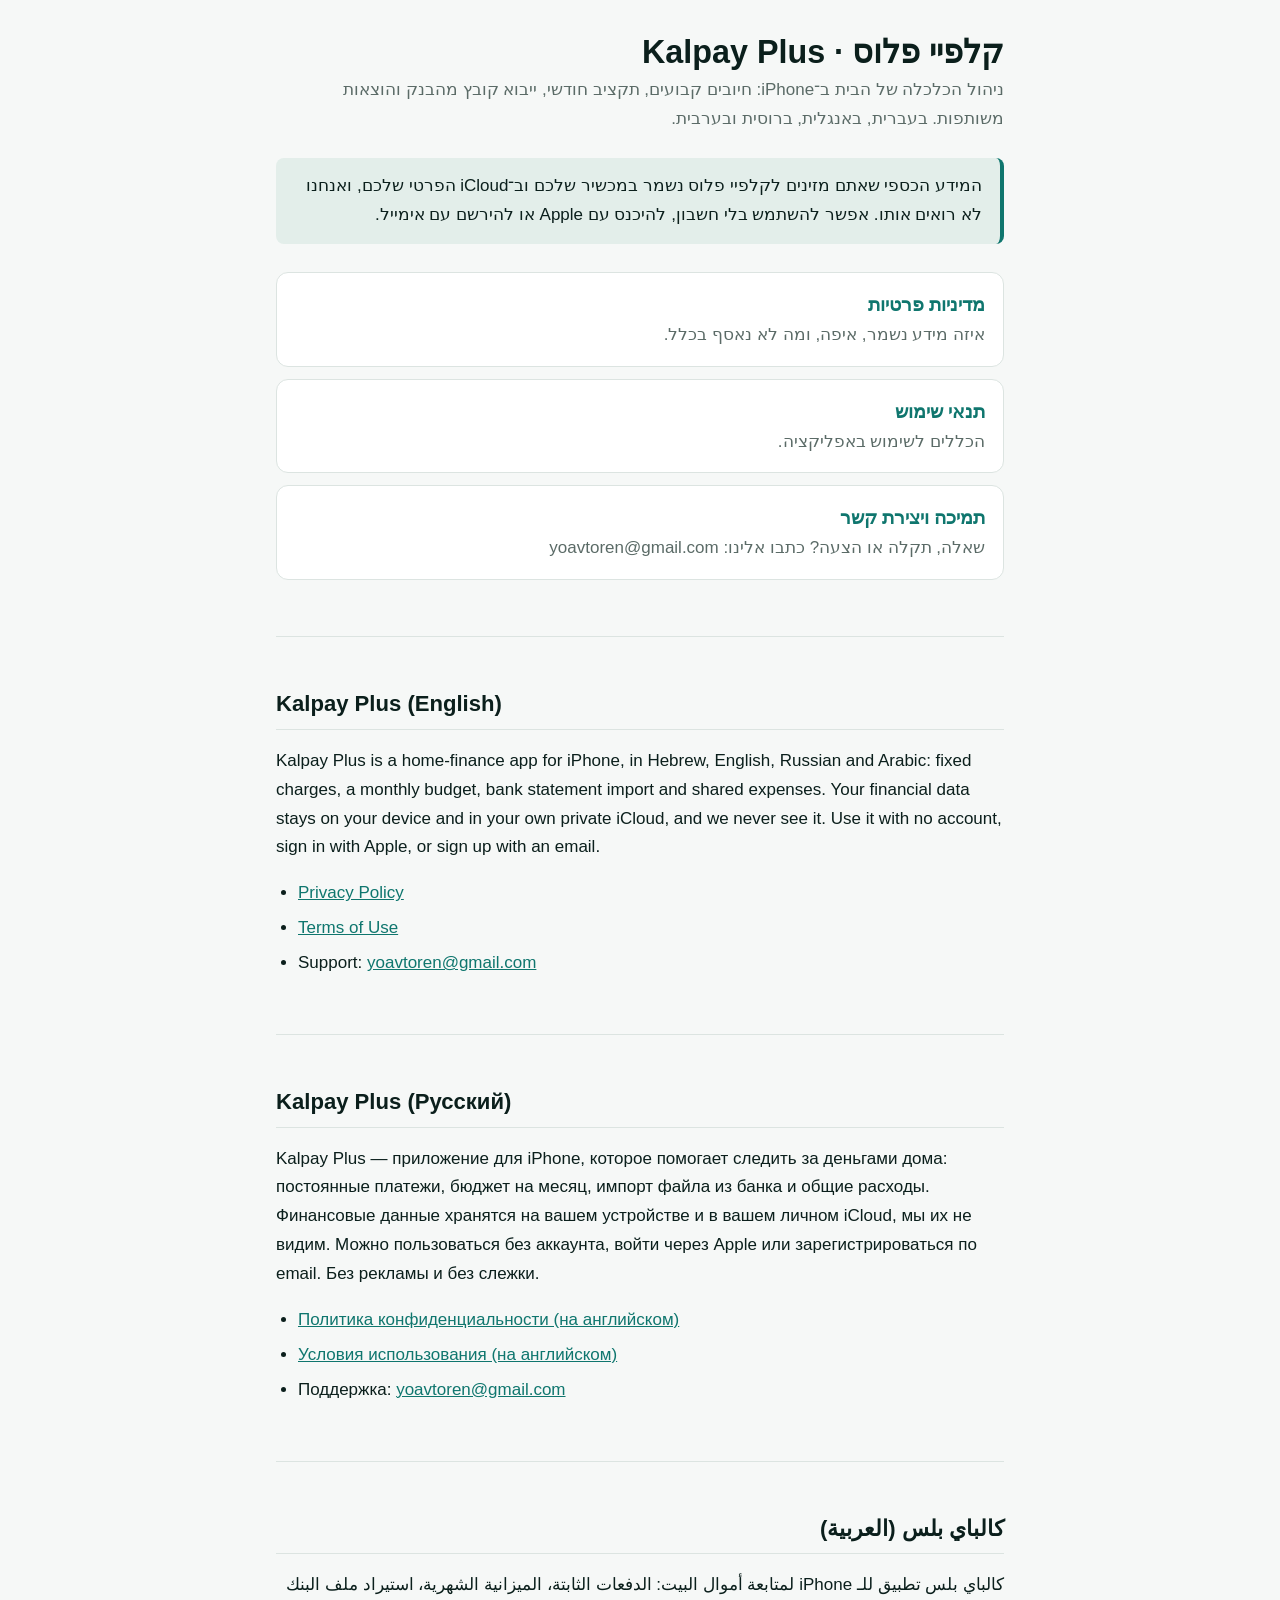
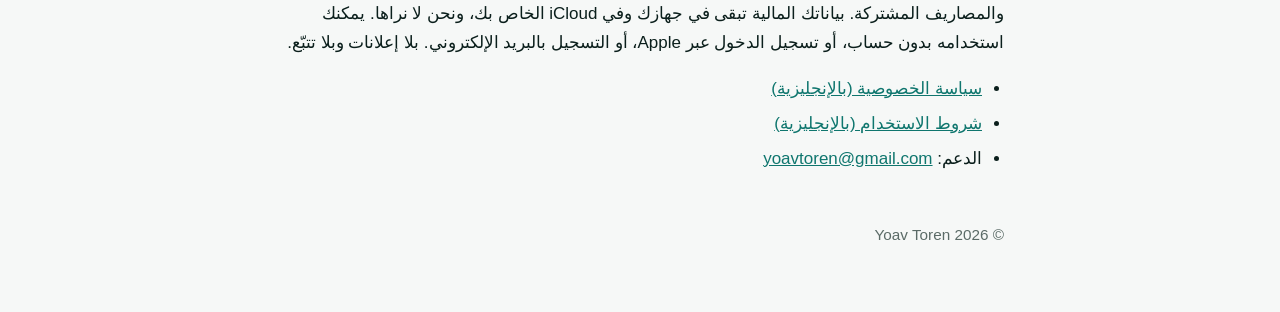
<file: index.html>
<!DOCTYPE html>
<html lang="he" dir="rtl">
<head>
  <meta charset="UTF-8">
  <meta name="viewport" content="width=device-width, initial-scale=1.0">
  <title>קלפיי פלוס · Kalpay Plus</title>
  <meta name="description" content="קלפיי פלוס: ניהול קל של הכלכלה של הבית. מדיניות פרטיות, תנאי שימוש ותמיכה.">
  <link rel="stylesheet" href="style.css">
</head>
<body>
<main>
  <h1>קלפיי פלוס · Kalpay Plus</h1>
  <p class="updated">ניהול הכלכלה של הבית ב־iPhone: חיובים קבועים, תקציב חודשי, ייבוא קובץ מהבנק והוצאות משותפות. בעברית, באנגלית, ברוסית ובערבית.</p>

  <div class="summary">
    המידע הכספי שאתם מזינים לקלפיי פלוס נשמר במכשיר שלכם וב־iCloud הפרטי שלכם, ואנחנו לא רואים אותו. אפשר להשתמש בלי חשבון, להיכנס עם Apple או להירשם עם אימייל.
  </div>

  <div class="cards">
    <a class="card" href="privacy.html">
      <strong>מדיניות פרטיות</strong>
      <span>איזה מידע נשמר, איפה, ומה לא נאסף בכלל.</span>
    </a>
    <a class="card" href="terms.html">
      <strong>תנאי שימוש</strong>
      <span>הכללים לשימוש באפליקציה.</span>
    </a>
    <a class="card" href="mailto:yoavtoren@gmail.com?subject=%D7%A7%D7%9C%D7%A4%D7%99%D7%99%20%D7%A4%D7%9C%D7%95%D7%A1%20-%20%D7%AA%D7%9E%D7%99%D7%9B%D7%94">
      <strong>תמיכה ויצירת קשר</strong>
      <span>שאלה, תקלה או הצעה? כתבו אלינו: yoavtoren@gmail.com</span>
    </a>
  </div>

  <section class="english" lang="en" dir="ltr">
    <h2>Kalpay Plus (English)</h2>
    <p>Kalpay Plus is a home-finance app for iPhone, in Hebrew, English, Russian and Arabic: fixed charges, a monthly budget, bank statement import and shared expenses. Your financial data stays on your device and in your own private iCloud, and we never see it. Use it with no account, sign in with Apple, or sign up with an email.</p>
    <ul>
      <li><a href="privacy.html#english">Privacy Policy</a></li>
      <li><a href="terms.html#english">Terms of Use</a></li>
      <li>Support: <a href="mailto:yoavtoren@gmail.com?subject=Kalpay Plus%20support">yoavtoren@gmail.com</a></li>
    </ul>
  </section>

  <section class="english" lang="ru" dir="ltr">
    <h2>Kalpay Plus (Русский)</h2>
    <p>Kalpay Plus — приложение для iPhone, которое помогает следить за деньгами дома: постоянные платежи, бюджет на месяц, импорт файла из банка и общие расходы. Финансовые данные хранятся на вашем устройстве и в вашем личном iCloud, мы их не видим. Можно пользоваться без аккаунта, войти через Apple или зарегистрироваться по email. Без рекламы и без слежки.</p>
    <ul>
      <li><a href="privacy.html#english">Политика конфиденциальности (на английском)</a></li>
      <li><a href="terms.html#english">Условия использования (на английском)</a></li>
      <li>Поддержка: <a href="mailto:yoavtoren@gmail.com?subject=Kalpay Plus%20support">yoavtoren@gmail.com</a></li>
    </ul>
  </section>

  <section class="english" lang="ar" dir="rtl">
    <h2>كالباي بلس (العربية)</h2>
    <p>كالباي بلس تطبيق للـ iPhone لمتابعة أموال البيت: الدفعات الثابتة، الميزانية الشهرية، استيراد ملف البنك والمصاريف المشتركة. بياناتك المالية تبقى في جهازك وفي iCloud الخاص بك، ونحن لا نراها. يمكنك استخدامه بدون حساب، أو تسجيل الدخول عبر Apple، أو التسجيل بالبريد الإلكتروني. بلا إعلانات وبلا تتبّع.</p>
    <ul>
      <li><a href="privacy.html#english">سياسة الخصوصية (بالإنجليزية)</a></li>
      <li><a href="terms.html#english">شروط الاستخدام (بالإنجليزية)</a></li>
      <li>الدعم: <a href="mailto:yoavtoren@gmail.com?subject=Kalpay Plus%20support">yoavtoren@gmail.com</a></li>
    </ul>
  </section>

  <footer>© 2026 Yoav Toren</footer>
</main>
</body>
</html>
</file>
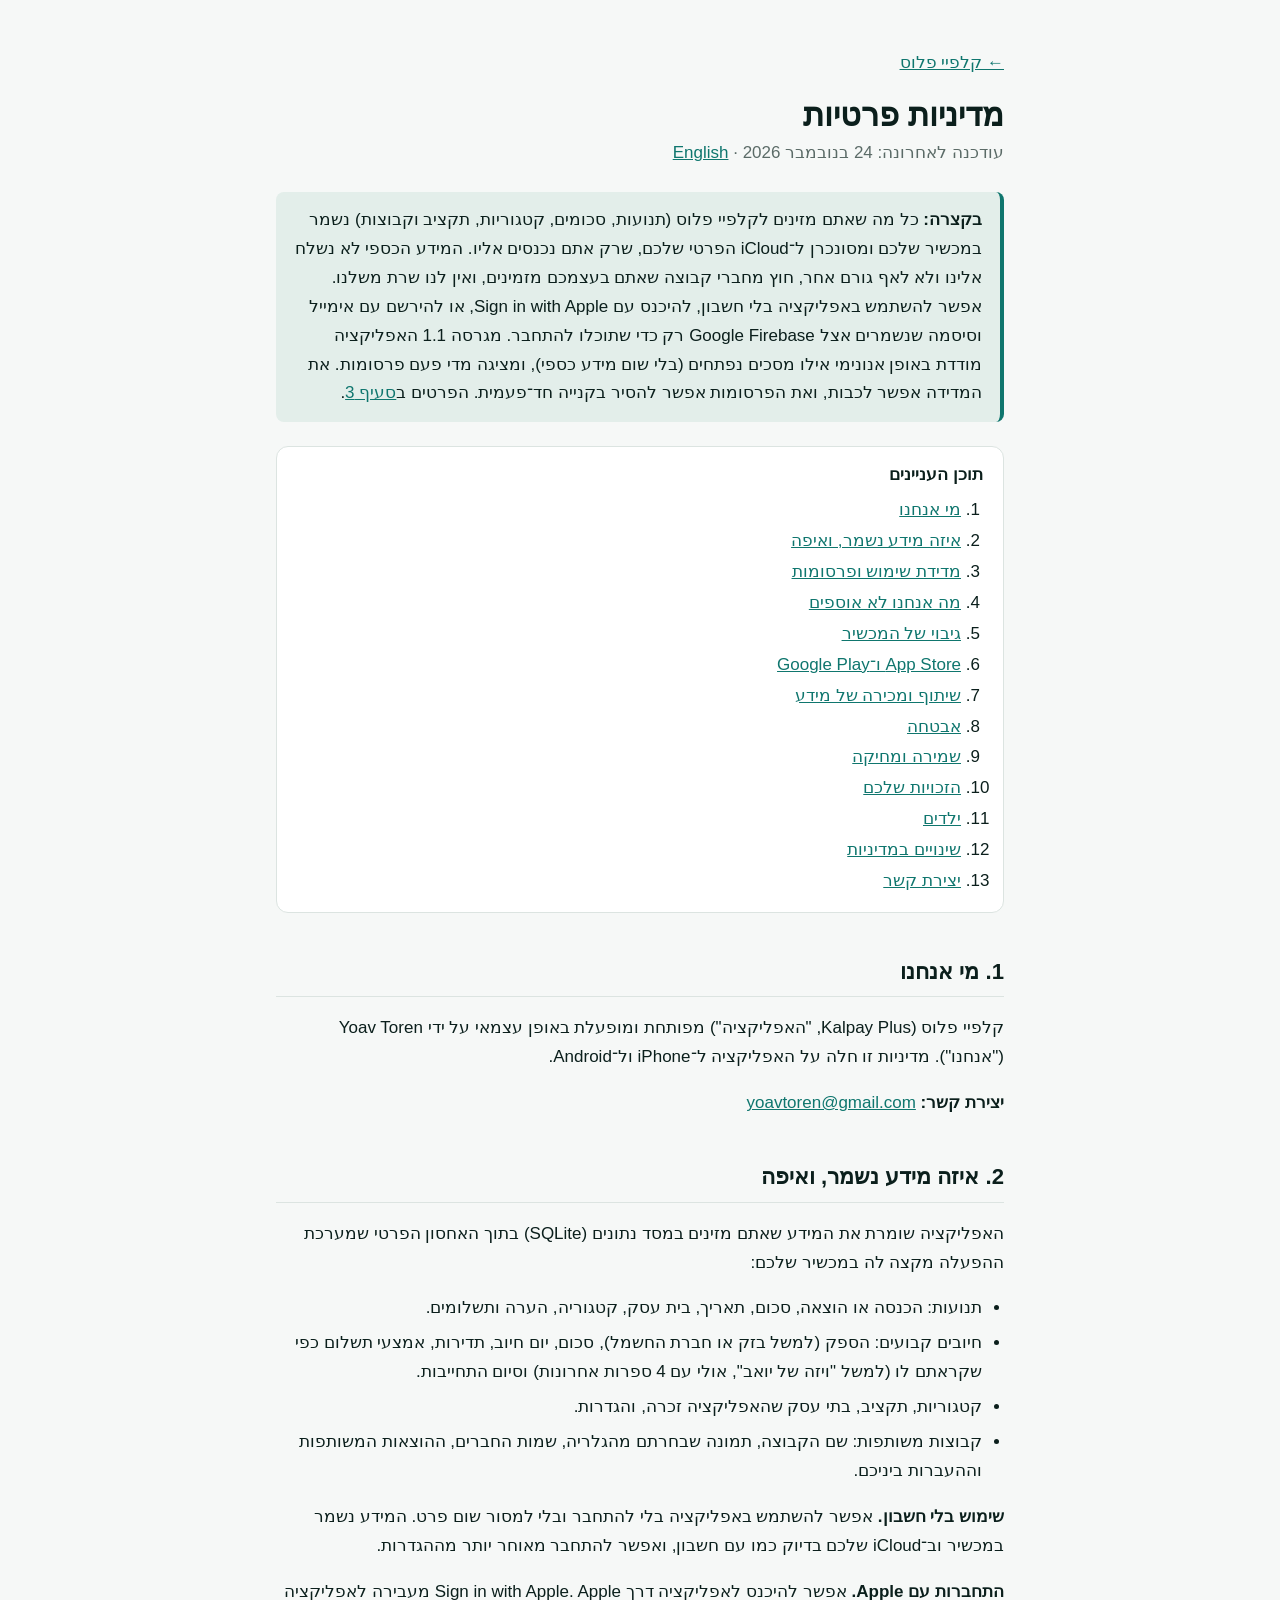
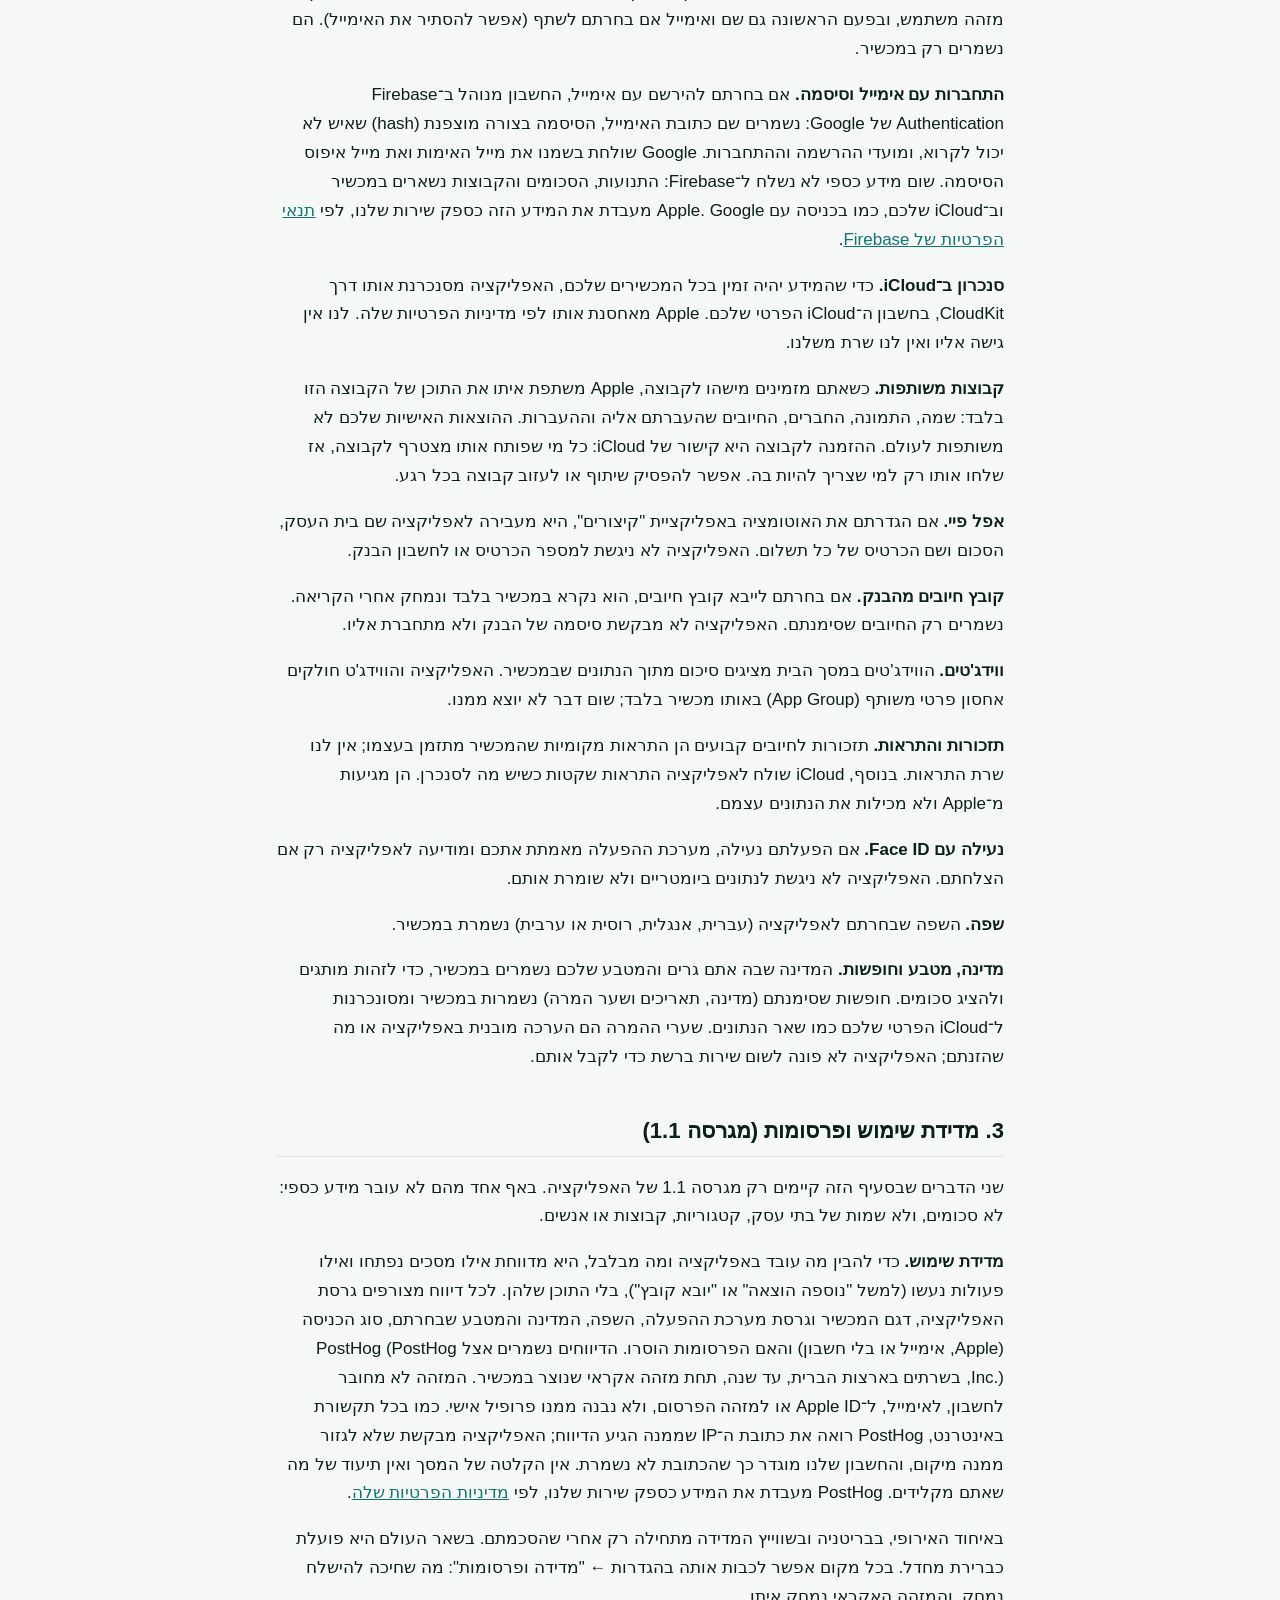
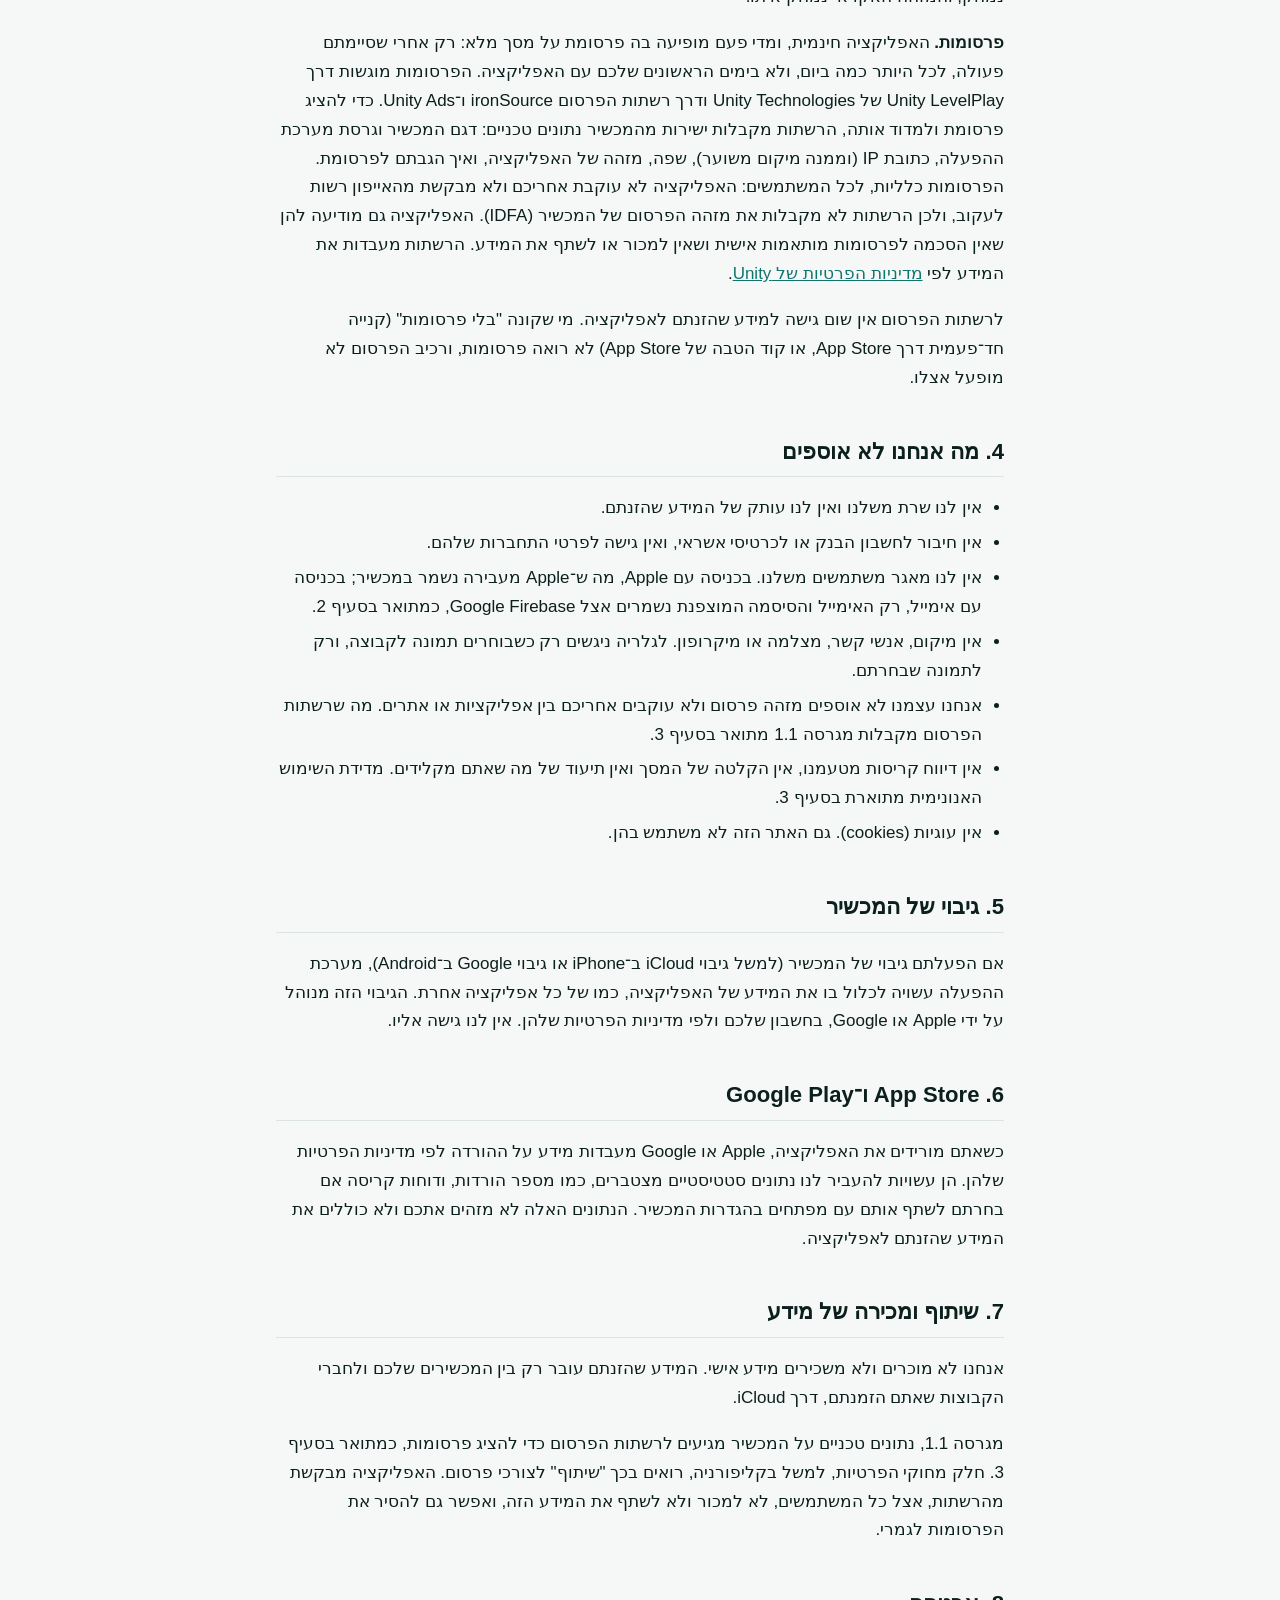
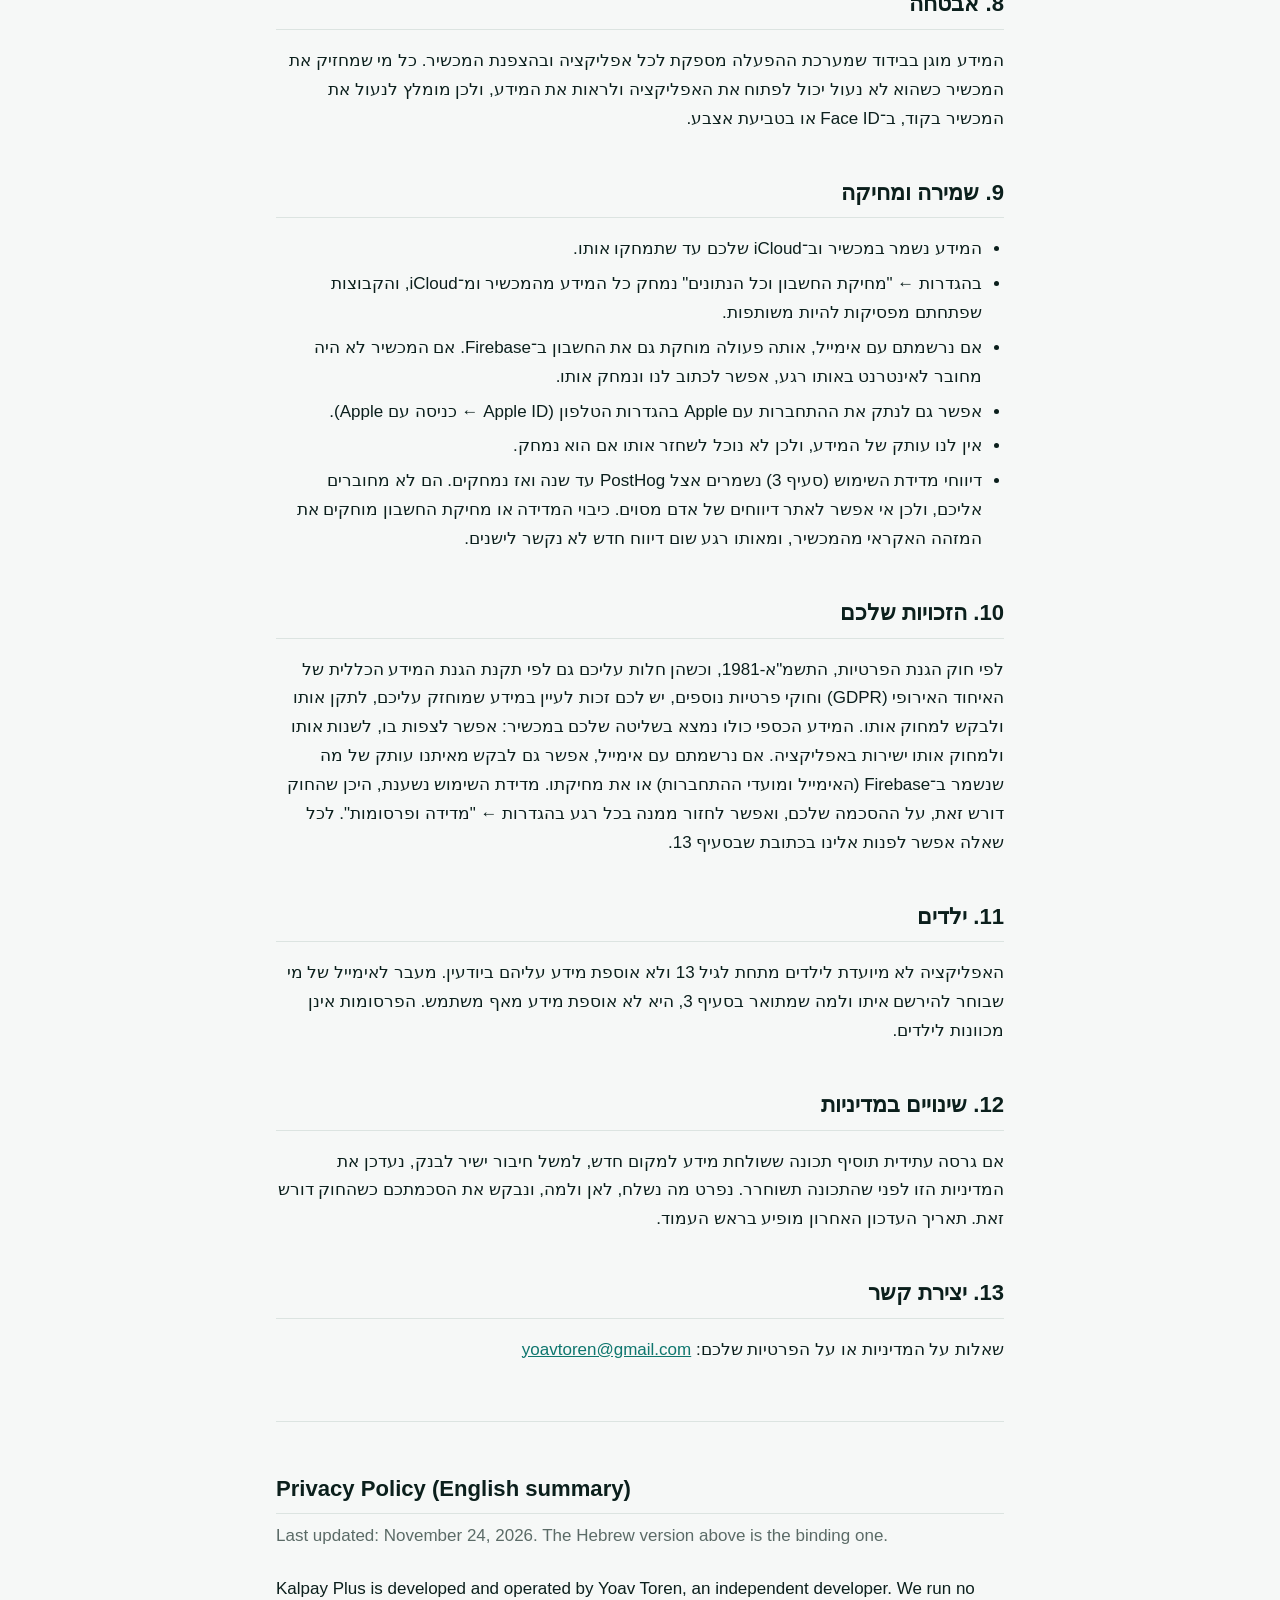
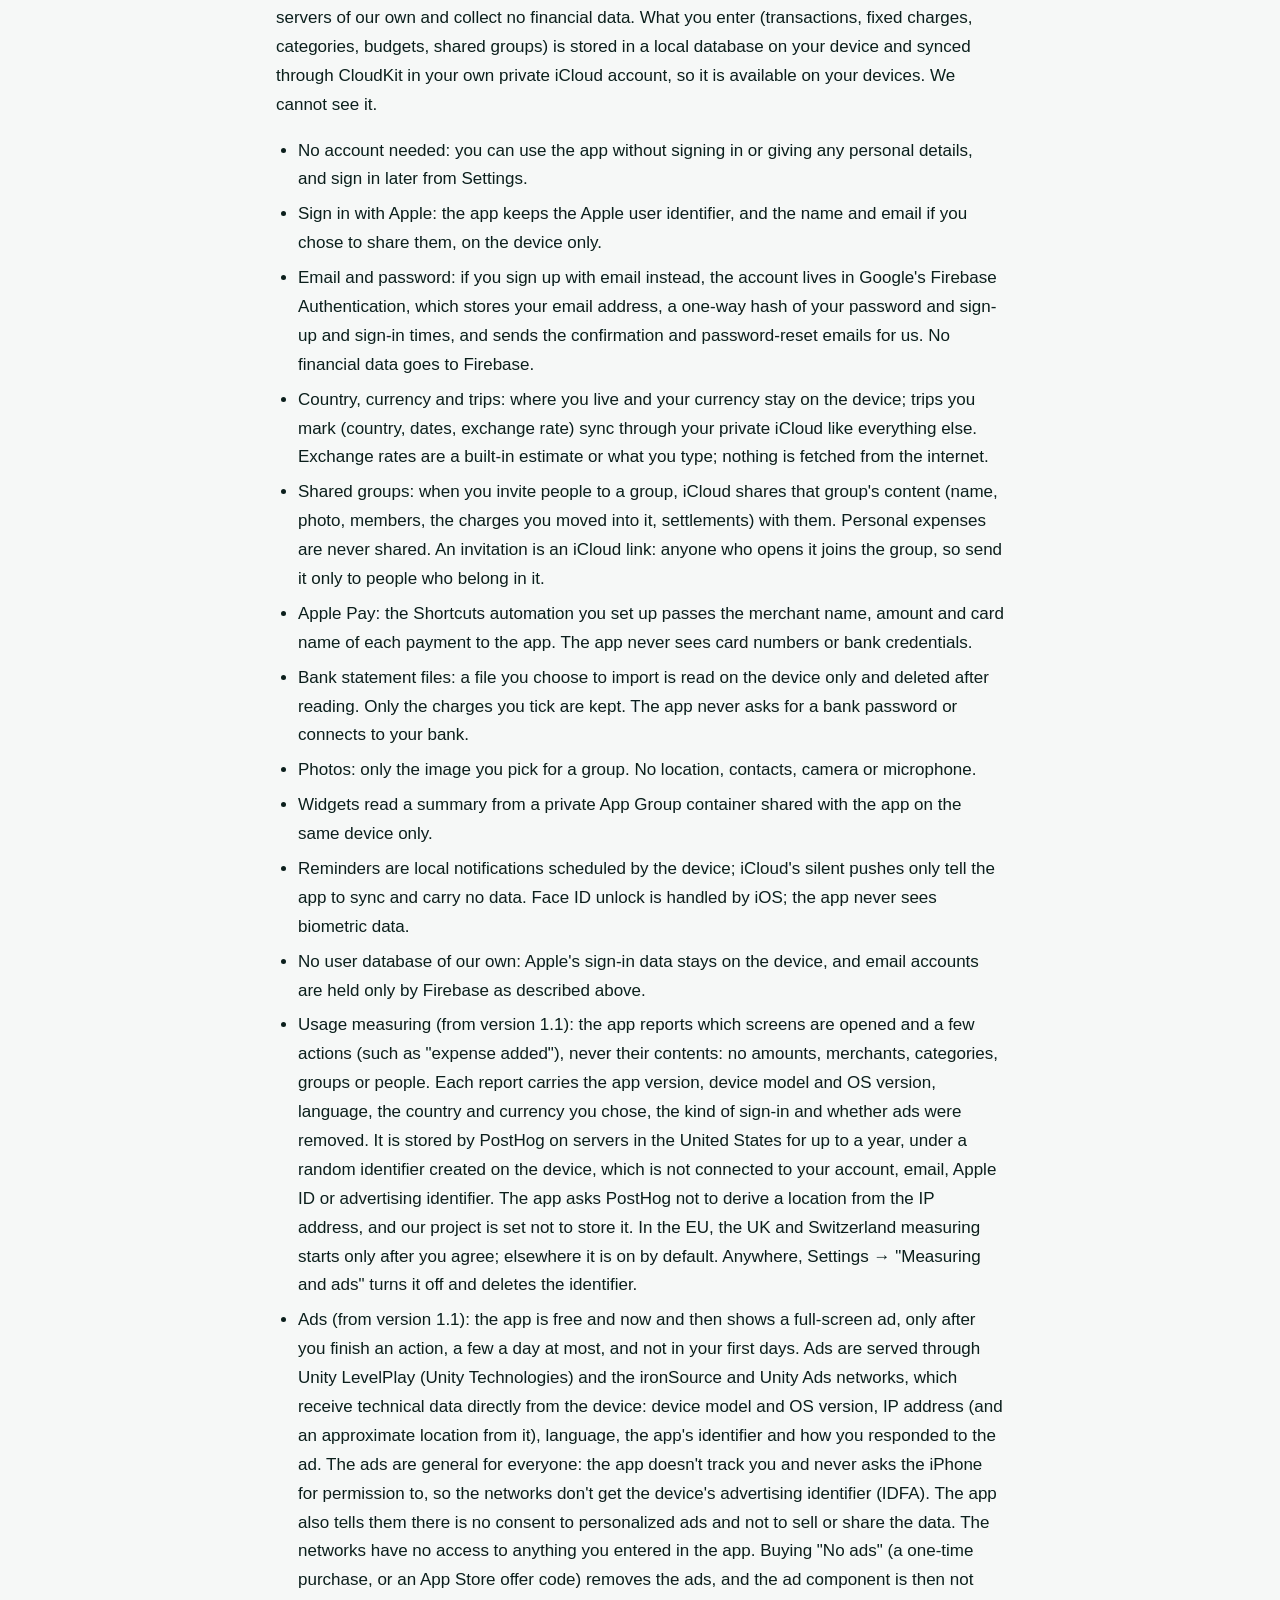
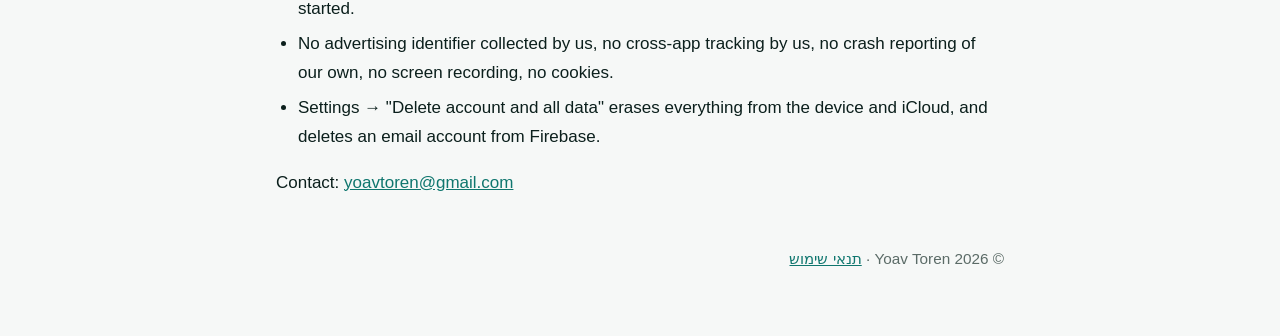
<file: privacy.html>
<!DOCTYPE html>
<html lang="he" dir="rtl">
<head>
  <meta charset="UTF-8">
  <meta name="viewport" content="width=device-width, initial-scale=1.0">
  <title>מדיניות פרטיות · קלפיי פלוס</title>
  <meta name="description" content="מדיניות הפרטיות של האפליקציה קלפיי פלוס (Kalpay Plus).">
  <link rel="stylesheet" href="style.css">
</head>
<body>
<main>
  <p><a href="./">← קלפיי פלוס</a></p>
  <h1>מדיניות פרטיות</h1>
  <p class="updated">עודכנה לאחרונה: 24 בנובמבר 2026 · <a href="#english">English</a></p>

  <div class="summary">
    <strong>בקצרה:</strong> כל מה שאתם מזינים לקלפיי פלוס (תנועות, סכומים, קטגוריות, תקציב וקבוצות) נשמר במכשיר שלכם ומסונכרן ל־iCloud הפרטי שלכם, שרק אתם נכנסים אליו. המידע הכספי לא נשלח אלינו ולא לאף גורם אחר, חוץ מחברי קבוצה שאתם בעצמכם מזמינים, ואין לנו שרת משלנו.
    אפשר להשתמש באפליקציה בלי חשבון, להיכנס עם Sign in with Apple, או להירשם עם אימייל וסיסמה שנשמרים אצל Google Firebase רק כדי שתוכלו להתחבר.
    מגרסה 1.1 האפליקציה מודדת באופן אנונימי אילו מסכים נפתחים (בלי שום מידע כספי), ומציגה מדי פעם פרסומות. את המדידה אפשר לכבות, ואת הפרסומות אפשר להסיר בקנייה חד־פעמית. הפרטים ב<a href="#measuring">סעיף 3</a>.
  </div>

  <nav class="toc">
    <strong>תוכן העניינים</strong>
    <ol>
      <li><a href="#who">מי אנחנו</a></li>
      <li><a href="#stored">איזה מידע נשמר, ואיפה</a></li>
      <li><a href="#measuring">מדידת שימוש ופרסומות</a></li>
      <li><a href="#not">מה אנחנו לא אוספים</a></li>
      <li><a href="#backup">גיבוי של המכשיר</a></li>
      <li><a href="#stores">App Store ו־Google Play</a></li>
      <li><a href="#sharing">שיתוף ומכירה של מידע</a></li>
      <li><a href="#security">אבטחה</a></li>
      <li><a href="#retention">שמירה ומחיקה</a></li>
      <li><a href="#rights">הזכויות שלכם</a></li>
      <li><a href="#children">ילדים</a></li>
      <li><a href="#changes">שינויים במדיניות</a></li>
      <li><a href="#contact">יצירת קשר</a></li>
    </ol>
  </nav>

  <h2 id="who">1. מי אנחנו</h2>
  <p>
    קלפיי פלוס (Kalpay Plus, "האפליקציה") מפותחת ומופעלת באופן עצמאי על ידי Yoav Toren ("אנחנו").
    מדיניות זו חלה על האפליקציה ל־iPhone ול־Android.
  </p>
  <p><strong>יצירת קשר:</strong> <a href="mailto:yoavtoren@gmail.com">yoavtoren@gmail.com</a></p>

  <h2 id="stored">2. איזה מידע נשמר, ואיפה</h2>
  <p>האפליקציה שומרת את המידע שאתם מזינים במסד נתונים (SQLite) בתוך האחסון הפרטי שמערכת ההפעלה מקצה לה במכשיר שלכם:</p>
  <ul>
    <li>תנועות: הכנסה או הוצאה, סכום, תאריך, בית עסק, קטגוריה, הערה ותשלומים.</li>
    <li>חיובים קבועים: הספק (למשל בזק או חברת החשמל), סכום, יום חיוב, תדירות, אמצעי תשלום כפי שקראתם לו (למשל "ויזה של יואב", אולי עם 4 ספרות אחרונות) וסיום התחייבות.</li>
    <li>קטגוריות, תקציב, בתי עסק שהאפליקציה זכרה, והגדרות.</li>
    <li>קבוצות משותפות: שם הקבוצה, תמונה שבחרתם מהגלריה, שמות החברים, ההוצאות המשותפות וההעברות ביניכם.</li>
  </ul>
  <p><strong>שימוש בלי חשבון.</strong> אפשר להשתמש באפליקציה בלי להתחבר ובלי למסור שום פרט. המידע נשמר במכשיר וב־iCloud שלכם בדיוק כמו עם חשבון, ואפשר להתחבר מאוחר יותר מההגדרות.</p>
  <p><strong>התחברות עם Apple.</strong> אפשר להיכנס לאפליקציה דרך Sign in with Apple. Apple מעבירה לאפליקציה מזהה משתמש, ובפעם הראשונה גם שם ואימייל אם בחרתם לשתף (אפשר להסתיר את האימייל). הם נשמרים רק במכשיר.</p>
  <p><strong>התחברות עם אימייל וסיסמה.</strong> אם בחרתם להירשם עם אימייל, החשבון מנוהל ב־Firebase Authentication של Google: נשמרים שם כתובת האימייל, הסיסמה בצורה מוצפנת (hash) שאיש לא יכול לקרוא, ומועדי ההרשמה וההתחברות. Google שולחת בשמנו את מייל האימות ואת מייל איפוס הסיסמה. שום מידע כספי לא נשלח ל־Firebase: התנועות, הסכומים והקבוצות נשארים במכשיר וב־iCloud שלכם, כמו בכניסה עם Apple. Google מעבדת את המידע הזה כספק שירות שלנו, לפי <a href="https://firebase.google.com/support/privacy">תנאי הפרטיות של Firebase</a>.</p>
  <p><strong>סנכרון ב־iCloud.</strong> כדי שהמידע יהיה זמין בכל המכשירים שלכם, האפליקציה מסנכרנת אותו דרך CloudKit, בחשבון ה־iCloud הפרטי שלכם. Apple מאחסנת אותו לפי מדיניות הפרטיות שלה. לנו אין גישה אליו ואין לנו שרת משלנו.</p>
  <p><strong>קבוצות משותפות.</strong> כשאתם מזמינים מישהו לקבוצה, Apple משתפת איתו את התוכן של הקבוצה הזו בלבד: שמה, התמונה, החברים, החיובים שהעברתם אליה וההעברות. ההוצאות האישיות שלכם לא משותפות לעולם. ההזמנה לקבוצה היא קישור של iCloud: כל מי שפותח אותו מצטרף לקבוצה, אז שלחו אותו רק למי שצריך להיות בה. אפשר להפסיק שיתוף או לעזוב קבוצה בכל רגע.</p>
  <p><strong>אפל פיי.</strong> אם הגדרתם את האוטומציה באפליקציית "קיצורים", היא מעבירה לאפליקציה שם בית העסק, הסכום ושם הכרטיס של כל תשלום. האפליקציה לא ניגשת למספר הכרטיס או לחשבון הבנק.</p>
  <p><strong>קובץ חיובים מהבנק.</strong> אם בחרתם לייבא קובץ חיובים, הוא נקרא במכשיר בלבד ונמחק אחרי הקריאה. נשמרים רק החיובים שסימנתם. האפליקציה לא מבקשת סיסמה של הבנק ולא מתחברת אליו.</p>
  <p><strong>ווידג'טים.</strong> הווידג'טים במסך הבית מציגים סיכום מתוך הנתונים שבמכשיר. האפליקציה והווידג'ט חולקים אחסון פרטי משותף (App Group) באותו מכשיר בלבד; שום דבר לא יוצא ממנו.</p>
  <p><strong>תזכורות והתראות.</strong> תזכורות לחיובים קבועים הן התראות מקומיות שהמכשיר מתזמן בעצמו; אין לנו שרת התראות. בנוסף, iCloud שולח לאפליקציה התראות שקטות כשיש מה לסנכרן. הן מגיעות מ־Apple ולא מכילות את הנתונים עצמם.</p>
  <p><strong>נעילה עם Face ID.</strong> אם הפעלתם נעילה, מערכת ההפעלה מאמתת אתכם ומודיעה לאפליקציה רק אם הצלחתם. האפליקציה לא ניגשת לנתונים ביומטריים ולא שומרת אותם.</p>
  <p><strong>שפה.</strong> השפה שבחרתם לאפליקציה (עברית, אנגלית, רוסית או ערבית) נשמרת במכשיר.</p>
  <p><strong>מדינה, מטבע וחופשות.</strong> המדינה שבה אתם גרים והמטבע שלכם נשמרים במכשיר, כדי לזהות מותגים ולהציג סכומים. חופשות שסימנתם (מדינה, תאריכים ושער המרה) נשמרות במכשיר ומסונכרנות ל־iCloud הפרטי שלכם כמו שאר הנתונים. שערי ההמרה הם הערכה מובנית באפליקציה או מה שהזנתם; האפליקציה לא פונה לשום שירות ברשת כדי לקבל אותם.</p>

  <h2 id="measuring">3. מדידת שימוש ופרסומות (מגרסה 1.1)</h2>
  <p>שני הדברים שבסעיף הזה קיימים רק מגרסה 1.1 של האפליקציה. באף אחד מהם לא עובר מידע כספי: לא סכומים, ולא שמות של בתי עסק, קטגוריות, קבוצות או אנשים.</p>
  <p><strong>מדידת שימוש.</strong> כדי להבין מה עובד באפליקציה ומה מבלבל, היא מדווחת אילו מסכים נפתחו ואילו פעולות נעשו (למשל "נוספה הוצאה" או "יובא קובץ"), בלי התוכן שלהן. לכל דיווח מצורפים גרסת האפליקציה, דגם המכשיר וגרסת מערכת ההפעלה, השפה, המדינה והמטבע שבחרתם, סוג הכניסה (Apple, אימייל או בלי חשבון) והאם הפרסומות הוסרו. הדיווחים נשמרים אצל PostHog (PostHog Inc.), בשרתים בארצות הברית, עד שנה, תחת מזהה אקראי שנוצר במכשיר. המזהה לא מחובר לחשבון, לאימייל, ל־Apple ID או למזהה הפרסום, ולא נבנה ממנו פרופיל אישי. כמו בכל תקשורת באינטרנט, PostHog רואה את כתובת ה־IP שממנה הגיע הדיווח; האפליקציה מבקשת שלא לגזור ממנה מיקום, והחשבון שלנו מוגדר כך שהכתובת לא נשמרת. אין הקלטה של המסך ואין תיעוד של מה שאתם מקלידים. PostHog מעבדת את המידע כספק שירות שלנו, לפי <a href="https://posthog.com/privacy">מדיניות הפרטיות שלה</a>.</p>
  <p>באיחוד האירופי, בבריטניה ובשווייץ המדידה מתחילה רק אחרי שהסכמתם. בשאר העולם היא פועלת כברירת מחדל. בכל מקום אפשר לכבות אותה בהגדרות ← "מדידה ופרסומות": מה שחיכה להישלח נמחק, והמזהה האקראי נמחק איתו.</p>
  <p><strong>פרסומות.</strong> האפליקציה חינמית, ומדי פעם מופיעה בה פרסומת על מסך מלא: רק אחרי שסיימתם פעולה, לכל היותר כמה ביום, ולא בימים הראשונים שלכם עם האפליקציה. הפרסומות מוגשות דרך Unity LevelPlay של Unity Technologies ודרך רשתות הפרסום ironSource ו־Unity Ads. כדי להציג פרסומת ולמדוד אותה, הרשתות מקבלות ישירות מהמכשיר נתונים טכניים: דגם המכשיר וגרסת מערכת ההפעלה, כתובת IP (וממנה מיקום משוער), שפה, מזהה של האפליקציה, ואיך הגבתם לפרסומת. הפרסומות כלליות, לכל המשתמשים: האפליקציה לא עוקבת אחריכם ולא מבקשת מהאייפון רשות לעקוב, ולכן הרשתות לא מקבלות את מזהה הפרסום של המכשיר (IDFA). האפליקציה גם מודיעה להן שאין הסכמה לפרסומות מותאמות אישית ושאין למכור או לשתף את המידע. הרשתות מעבדות את המידע לפי <a href="https://unity.com/legal/privacy-policy">מדיניות הפרטיות של Unity</a>.</p>
  <p>לרשתות הפרסום אין שום גישה למידע שהזנתם לאפליקציה. מי שקונה "בלי פרסומות" (קנייה חד־פעמית דרך App Store, או קוד הטבה של App Store) לא רואה פרסומות, ורכיב הפרסום לא מופעל אצלו.</p>

  <h2 id="not">4. מה אנחנו לא אוספים</h2>
  <ul>
    <li>אין לנו שרת משלנו ואין לנו עותק של המידע שהזנתם.</li>
    <li>אין חיבור לחשבון הבנק או לכרטיסי אשראי, ואין גישה לפרטי התחברות שלהם.</li>
    <li>אין לנו מאגר משתמשים משלנו. בכניסה עם Apple, מה ש־Apple מעבירה נשמר במכשיר; בכניסה עם אימייל, רק האימייל והסיסמה המוצפנת נשמרים אצל Google Firebase, כמתואר בסעיף 2.</li>
    <li>אין מיקום, אנשי קשר, מצלמה או מיקרופון. לגלריה ניגשים רק כשבוחרים תמונה לקבוצה, ורק לתמונה שבחרתם.</li>
    <li>אנחנו עצמנו לא אוספים מזהה פרסום ולא עוקבים אחריכם בין אפליקציות או אתרים. מה שרשתות הפרסום מקבלות מגרסה 1.1 מתואר בסעיף 3.</li>
    <li>אין דיווח קריסות מטעמנו, אין הקלטה של המסך ואין תיעוד של מה שאתם מקלידים. מדידת השימוש האנונימית מתוארת בסעיף 3.</li>
    <li>אין עוגיות (cookies). גם האתר הזה לא משתמש בהן.</li>
  </ul>

  <h2 id="backup">5. גיבוי של המכשיר</h2>
  <p>
    אם הפעלתם גיבוי של המכשיר (למשל גיבוי iCloud ב־iPhone או גיבוי Google ב־Android), מערכת ההפעלה עשויה לכלול בו את המידע של האפליקציה, כמו של כל אפליקציה אחרת.
    הגיבוי הזה מנוהל על ידי Apple או Google, בחשבון שלכם ולפי מדיניות הפרטיות שלהן. אין לנו גישה אליו.
  </p>

  <h2 id="stores">6. App Store ו־Google Play</h2>
  <p>
    כשאתם מורידים את האפליקציה, Apple או Google מעבדות מידע על ההורדה לפי מדיניות הפרטיות שלהן.
    הן עשויות להעביר לנו נתונים סטטיסטיים מצטברים, כמו מספר הורדות, ודוחות קריסה אם בחרתם לשתף אותם עם מפתחים בהגדרות המכשיר.
    הנתונים האלה לא מזהים אתכם ולא כוללים את המידע שהזנתם לאפליקציה.
  </p>

  <h2 id="sharing">7. שיתוף ומכירה של מידע</h2>
  <p>אנחנו לא מוכרים ולא משכירים מידע אישי. המידע שהזנתם עובר רק בין המכשירים שלכם ולחברי הקבוצות שאתם הזמנתם, דרך iCloud.</p>
  <p>מגרסה 1.1, נתונים טכניים על המכשיר מגיעים לרשתות הפרסום כדי להציג פרסומות, כמתואר בסעיף 3. חלק מחוקי הפרטיות, למשל בקליפורניה, רואים בכך "שיתוף" לצורכי פרסום. האפליקציה מבקשת מהרשתות, אצל כל המשתמשים, לא למכור ולא לשתף את המידע הזה, ואפשר גם להסיר את הפרסומות לגמרי.</p>

  <h2 id="security">8. אבטחה</h2>
  <p>
    המידע מוגן בבידוד שמערכת ההפעלה מספקת לכל אפליקציה ובהצפנת המכשיר.
    כל מי שמחזיק את המכשיר כשהוא לא נעול יכול לפתוח את האפליקציה ולראות את המידע, ולכן מומלץ לנעול את המכשיר בקוד, ב־Face ID או בטביעת אצבע.
  </p>

  <h2 id="retention">9. שמירה ומחיקה</h2>
  <ul>
    <li>המידע נשמר במכשיר וב־iCloud שלכם עד שתמחקו אותו.</li>
    <li>בהגדרות ← "מחיקת החשבון וכל הנתונים" נמחק כל המידע מהמכשיר ומ־iCloud, והקבוצות שפתחתם מפסיקות להיות משותפות.</li>
    <li>אם נרשמתם עם אימייל, אותה פעולה מוחקת גם את החשבון ב־Firebase. אם המכשיר לא היה מחובר לאינטרנט באותו רגע, אפשר לכתוב לנו ונמחק אותו.</li>
    <li>אפשר גם לנתק את ההתחברות עם Apple בהגדרות הטלפון (Apple ID ← כניסה עם Apple).</li>
    <li>אין לנו עותק של המידע, ולכן לא נוכל לשחזר אותו אם הוא נמחק.</li>
    <li>דיווחי מדידת השימוש (סעיף 3) נשמרים אצל PostHog עד שנה ואז נמחקים. הם לא מחוברים אליכם, ולכן אי אפשר לאתר דיווחים של אדם מסוים. כיבוי המדידה או מחיקת החשבון מוחקים את המזהה האקראי מהמכשיר, ומאותו רגע שום דיווח חדש לא נקשר לישנים.</li>
  </ul>

  <h2 id="rights">10. הזכויות שלכם</h2>
  <p>
    לפי חוק הגנת הפרטיות, התשמ"א-1981, וכשהן חלות עליכם גם לפי תקנת הגנת המידע הכללית של האיחוד האירופי (GDPR) וחוקי פרטיות נוספים, יש לכם זכות לעיין במידע שמוחזק עליכם, לתקן אותו ולבקש למחוק אותו.
    המידע הכספי כולו נמצא בשליטה שלכם במכשיר: אפשר לצפות בו, לשנות אותו ולמחוק אותו ישירות באפליקציה. אם נרשמתם עם אימייל, אפשר גם לבקש מאיתנו עותק של מה שנשמר ב־Firebase (האימייל ומועדי ההתחברות) או את מחיקתו.
    מדידת השימוש נשענת, היכן שהחוק דורש זאת, על ההסכמה שלכם, ואפשר לחזור ממנה בכל רגע בהגדרות ← "מדידה ופרסומות".
    לכל שאלה אפשר לפנות אלינו בכתובת שבסעיף 13.
  </p>

  <h2 id="children">11. ילדים</h2>
  <p>האפליקציה לא מיועדת לילדים מתחת לגיל 13 ולא אוספת מידע עליהם ביודעין. מעבר לאימייל של מי שבוחר להירשם איתו ולמה שמתואר בסעיף 3, היא לא אוספת מידע מאף משתמש. הפרסומות אינן מכוונות לילדים.</p>

  <h2 id="changes">12. שינויים במדיניות</h2>
  <p>
    אם גרסה עתידית תוסיף תכונה ששולחת מידע למקום חדש, למשל חיבור ישיר לבנק, נעדכן את המדיניות הזו לפני שהתכונה תשוחרר.
    נפרט מה נשלח, לאן ולמה, ונבקש את הסכמתכם כשהחוק דורש זאת. תאריך העדכון האחרון מופיע בראש העמוד.
  </p>

  <h2 id="contact">13. יצירת קשר</h2>
  <p>שאלות על המדיניות או על הפרטיות שלכם: <a href="mailto:yoavtoren@gmail.com">yoavtoren@gmail.com</a></p>

  <section class="english" id="english" lang="en" dir="ltr">
    <h2>Privacy Policy (English summary)</h2>
    <p class="updated">Last updated: November 24, 2026. The Hebrew version above is the binding one.</p>
    <p>
      Kalpay Plus is developed and operated by Yoav Toren, an independent developer. We run no servers of our own and collect no financial data.
      What you enter (transactions, fixed charges, categories, budgets, shared groups) is stored in a local database on your device
      and synced through CloudKit in your own private iCloud account, so it is available on your devices. We cannot see it.
    </p>
    <ul>
      <li>No account needed: you can use the app without signing in or giving any personal details, and sign in later from Settings.</li>
      <li>Sign in with Apple: the app keeps the Apple user identifier, and the name and email if you chose to share them, on the device only.</li>
      <li>Email and password: if you sign up with email instead, the account lives in Google's Firebase Authentication, which stores your email address, a one-way hash of your password and sign-up and sign-in times, and sends the confirmation and password-reset emails for us. No financial data goes to Firebase.</li>
      <li>Country, currency and trips: where you live and your currency stay on the device; trips you mark (country, dates, exchange rate) sync through your private iCloud like everything else. Exchange rates are a built-in estimate or what you type; nothing is fetched from the internet.</li>
      <li>Shared groups: when you invite people to a group, iCloud shares that group's content (name, photo, members, the charges you moved into it, settlements) with them. Personal expenses are never shared. An invitation is an iCloud link: anyone who opens it joins the group, so send it only to people who belong in it.</li>
      <li>Apple Pay: the Shortcuts automation you set up passes the merchant name, amount and card name of each payment to the app. The app never sees card numbers or bank credentials.</li>
      <li>Bank statement files: a file you choose to import is read on the device only and deleted after reading. Only the charges you tick are kept. The app never asks for a bank password or connects to your bank.</li>
      <li>Photos: only the image you pick for a group. No location, contacts, camera or microphone.</li>
      <li>Widgets read a summary from a private App Group container shared with the app on the same device only.</li>
      <li>Reminders are local notifications scheduled by the device; iCloud's silent pushes only tell the app to sync and carry no data. Face ID unlock is handled by iOS; the app never sees biometric data.</li>
      <li>No user database of our own: Apple's sign-in data stays on the device, and email accounts are held only by Firebase as described above.</li>
      <li>Usage measuring (from version 1.1): the app reports which screens are opened and a few actions (such as "expense added"), never their contents: no amounts, merchants, categories, groups or people. Each report carries the app version, device model and OS version, language, the country and currency you chose, the kind of sign-in and whether ads were removed. It is stored by PostHog on servers in the United States for up to a year, under a random identifier created on the device, which is not connected to your account, email, Apple ID or advertising identifier. The app asks PostHog not to derive a location from the IP address, and our project is set not to store it. In the EU, the UK and Switzerland measuring starts only after you agree; elsewhere it is on by default. Anywhere, Settings → "Measuring and ads" turns it off and deletes the identifier.</li>
      <li>Ads (from version 1.1): the app is free and now and then shows a full-screen ad, only after you finish an action, a few a day at most, and not in your first days. Ads are served through Unity LevelPlay (Unity Technologies) and the ironSource and Unity Ads networks, which receive technical data directly from the device: device model and OS version, IP address (and an approximate location from it), language, the app's identifier and how you responded to the ad. The ads are general for everyone: the app doesn't track you and never asks the iPhone for permission to, so the networks don't get the device's advertising identifier (IDFA). The app also tells them there is no consent to personalized ads and not to sell or share the data. The networks have no access to anything you entered in the app. Buying "No ads" (a one-time purchase, or an App Store offer code) removes the ads, and the ad component is then not started.</li>
      <li>No advertising identifier collected by us, no cross-app tracking by us, no crash reporting of our own, no screen recording, no cookies.</li>
      <li>Settings → "Delete account and all data" erases everything from the device and iCloud, and deletes an email account from Firebase.</li>
    </ul>
    <p>Contact: <a href="mailto:yoavtoren@gmail.com">yoavtoren@gmail.com</a></p>
  </section>

  <footer>© 2026 Yoav Toren · <a href="terms.html">תנאי שימוש</a></footer>
</main>
</body>
</html>
</file>
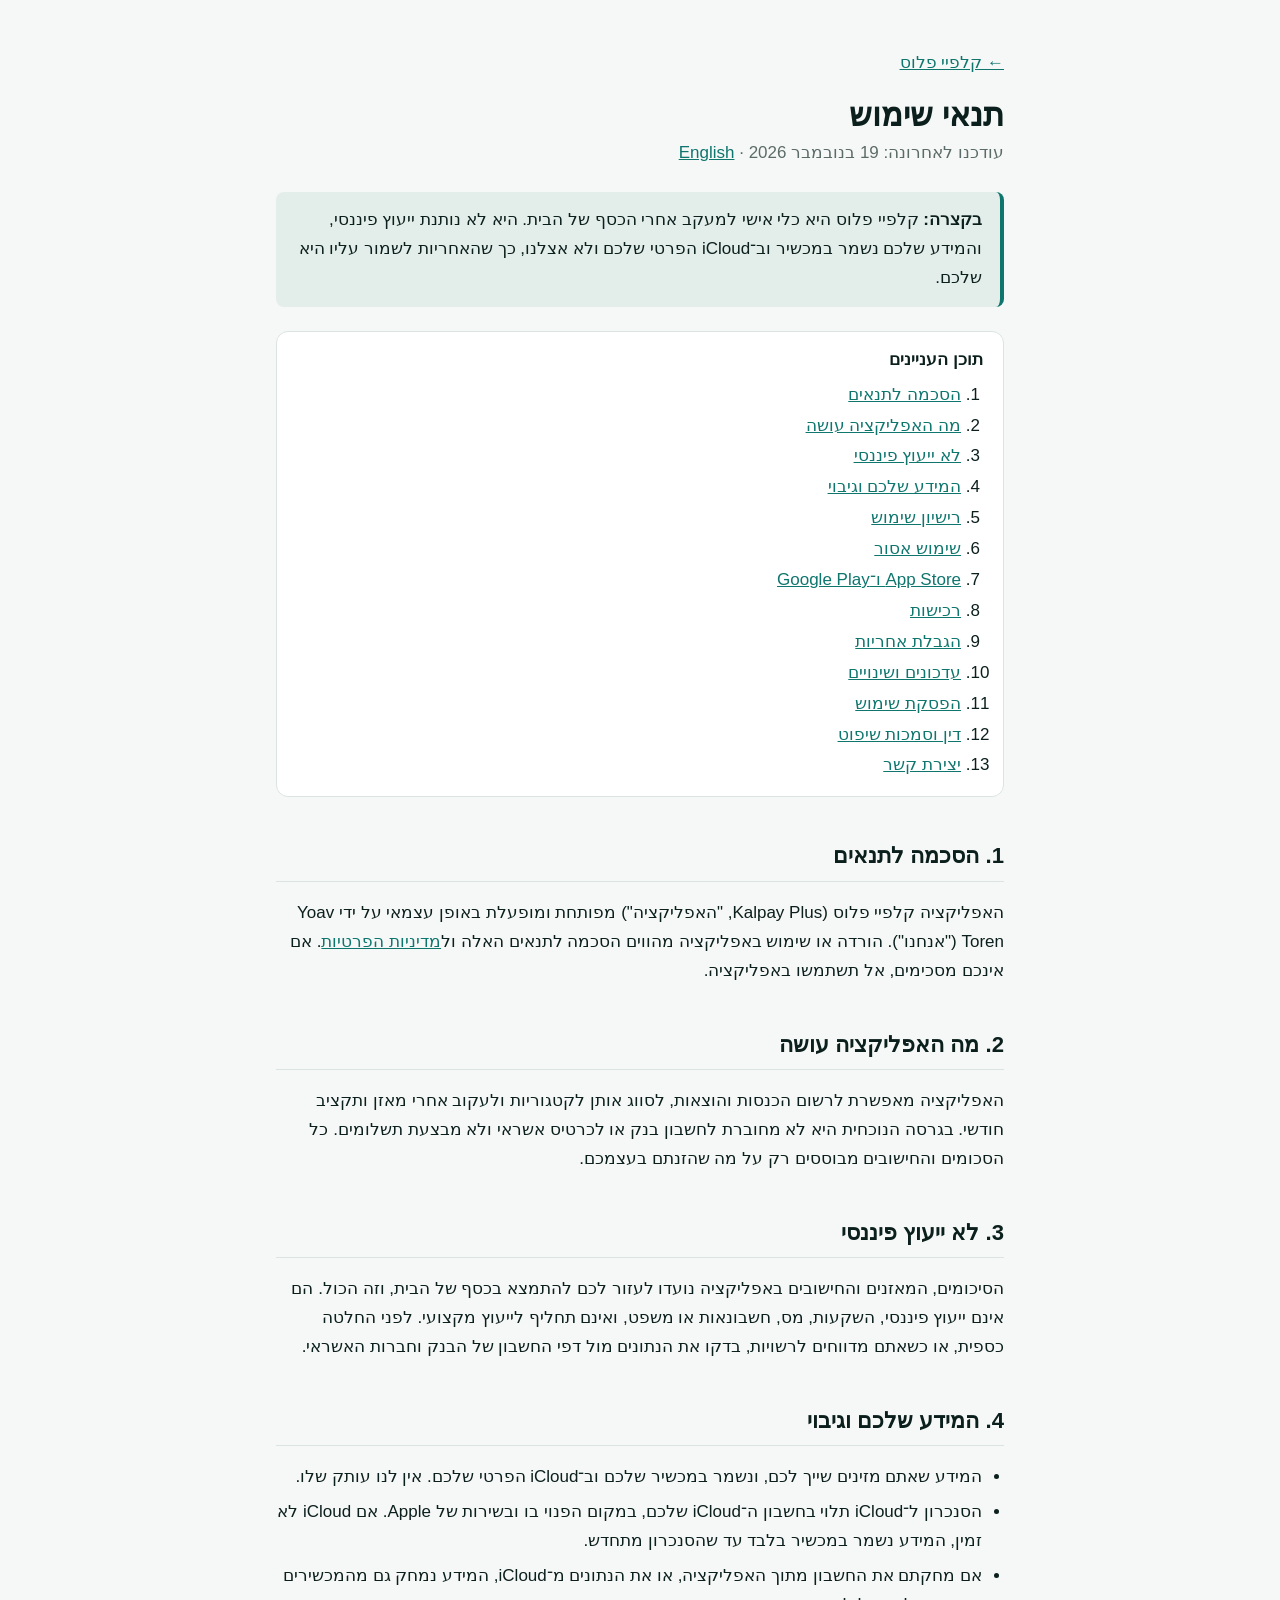
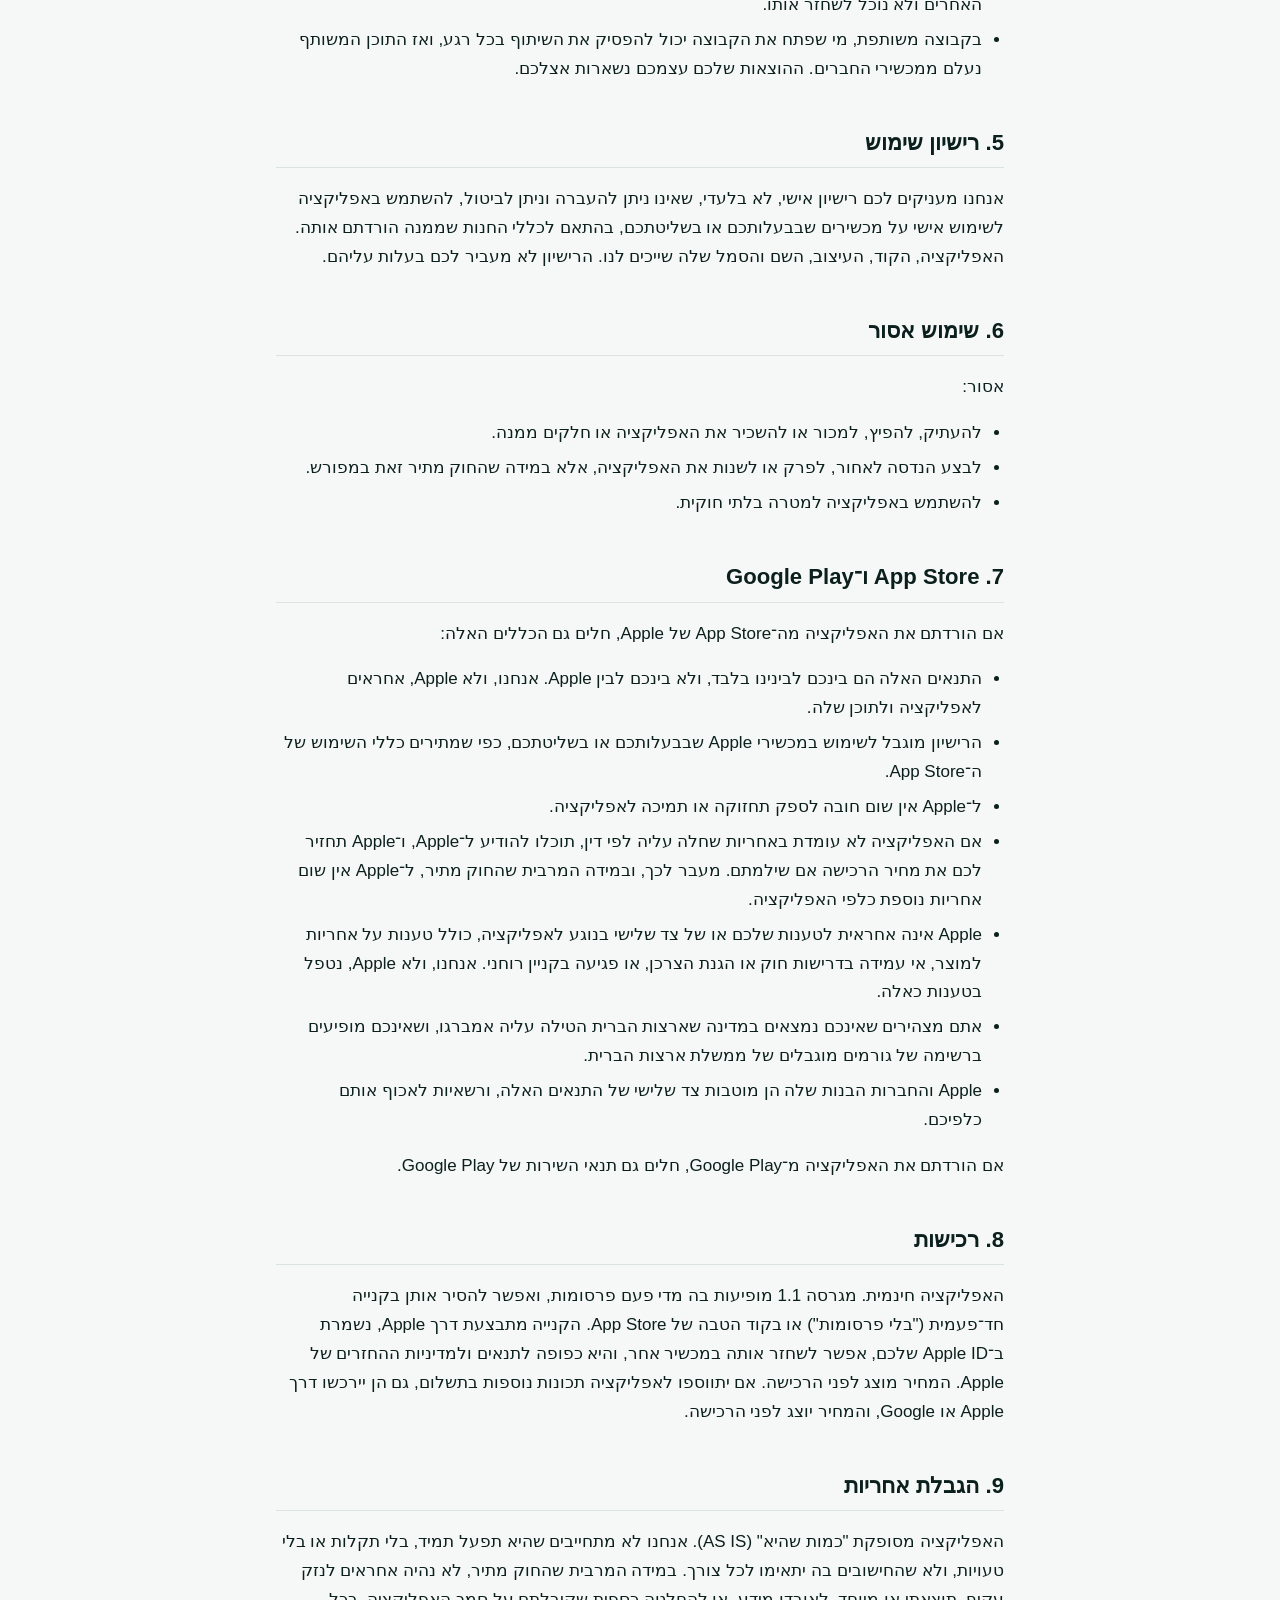
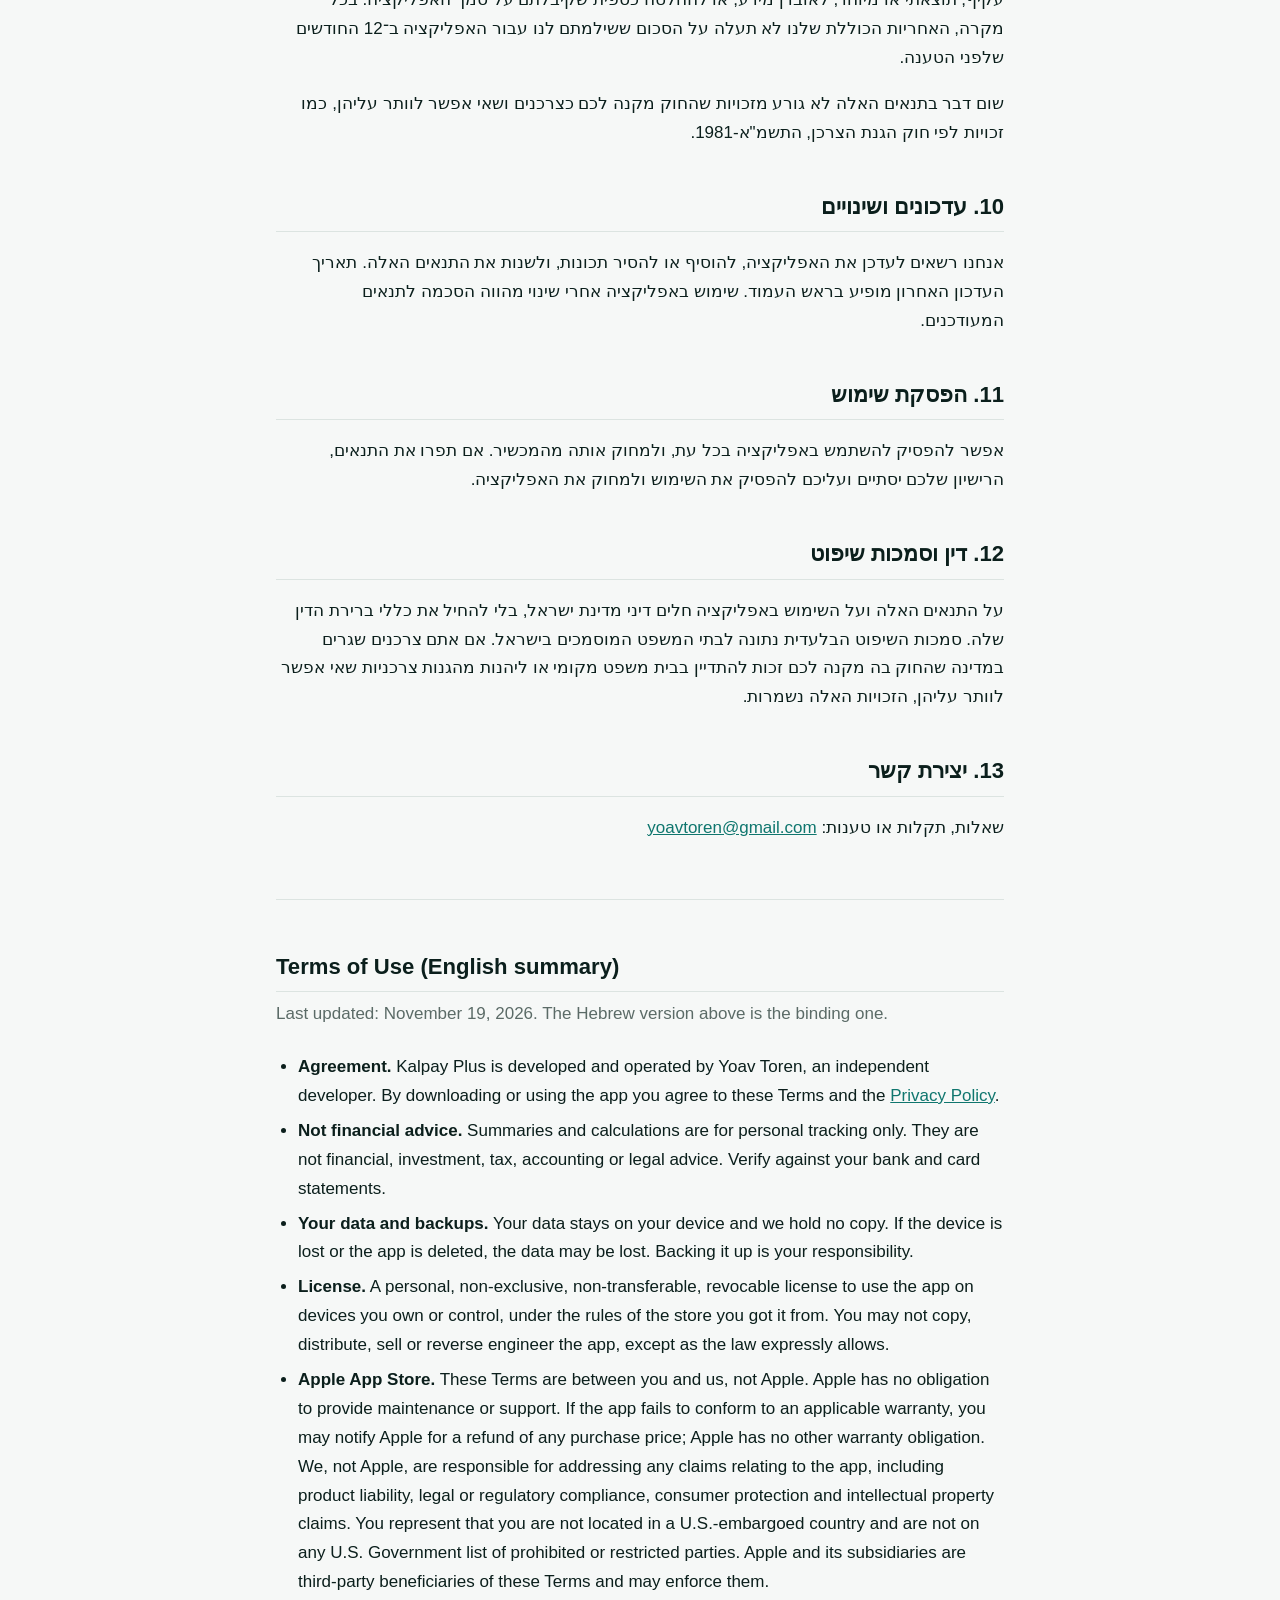
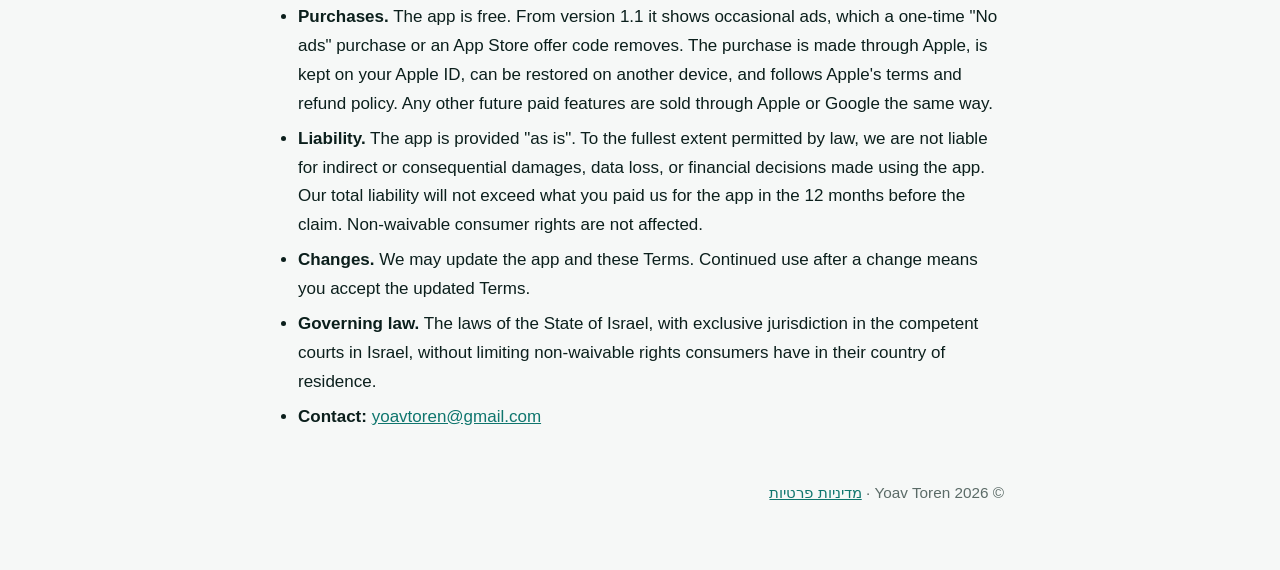
<file: terms.html>
<!DOCTYPE html>
<html lang="he" dir="rtl">
<head>
  <meta charset="UTF-8">
  <meta name="viewport" content="width=device-width, initial-scale=1.0">
  <title>תנאי שימוש · קלפיי פלוס</title>
  <meta name="description" content="תנאי השימוש באפליקציה קלפיי פלוס (Kalpay Plus).">
  <link rel="stylesheet" href="style.css">
</head>
<body>
<main>
  <p><a href="./">← קלפיי פלוס</a></p>
  <h1>תנאי שימוש</h1>
  <p class="updated">עודכנו לאחרונה: 19 בנובמבר 2026 · <a href="#english">English</a></p>

  <div class="summary">
    <strong>בקצרה:</strong> קלפיי פלוס היא כלי אישי למעקב אחרי הכסף של הבית. היא לא נותנת ייעוץ פיננסי, והמידע שלכם נשמר במכשיר וב־iCloud הפרטי שלכם ולא אצלנו, כך שהאחריות לשמור עליו היא שלכם.
  </div>

  <nav class="toc">
    <strong>תוכן העניינים</strong>
    <ol>
      <li><a href="#accept">הסכמה לתנאים</a></li>
      <li><a href="#what">מה האפליקציה עושה</a></li>
      <li><a href="#advice">לא ייעוץ פיננסי</a></li>
      <li><a href="#data">המידע שלכם וגיבוי</a></li>
      <li><a href="#license">רישיון שימוש</a></li>
      <li><a href="#forbidden">שימוש אסור</a></li>
      <li><a href="#stores">App Store ו־Google Play</a></li>
      <li><a href="#purchases">רכישות</a></li>
      <li><a href="#liability">הגבלת אחריות</a></li>
      <li><a href="#changes">עדכונים ושינויים</a></li>
      <li><a href="#end">הפסקת שימוש</a></li>
      <li><a href="#law">דין וסמכות שיפוט</a></li>
      <li><a href="#contact">יצירת קשר</a></li>
    </ol>
  </nav>

  <h2 id="accept">1. הסכמה לתנאים</h2>
  <p>
    האפליקציה קלפיי פלוס (Kalpay Plus, "האפליקציה") מפותחת ומופעלת באופן עצמאי על ידי Yoav Toren ("אנחנו").
    הורדה או שימוש באפליקציה מהווים הסכמה לתנאים האלה ול<a href="privacy.html">מדיניות הפרטיות</a>. אם אינכם מסכימים, אל תשתמשו באפליקציה.
  </p>

  <h2 id="what">2. מה האפליקציה עושה</h2>
  <p>
    האפליקציה מאפשרת לרשום הכנסות והוצאות, לסווג אותן לקטגוריות ולעקוב אחרי מאזן ותקציב חודשי.
    בגרסה הנוכחית היא לא מחוברת לחשבון בנק או לכרטיס אשראי ולא מבצעת תשלומים. כל הסכומים והחישובים מבוססים רק על מה שהזנתם בעצמכם.
  </p>

  <h2 id="advice">3. לא ייעוץ פיננסי</h2>
  <p>
    הסיכומים, המאזנים והחישובים באפליקציה נועדו לעזור לכם להתמצא בכסף של הבית, וזה הכול.
    הם אינם ייעוץ פיננסי, השקעות, מס, חשבונאות או משפט, ואינם תחליף לייעוץ מקצועי.
    לפני החלטה כספית, או כשאתם מדווחים לרשויות, בדקו את הנתונים מול דפי החשבון של הבנק וחברות האשראי.
  </p>

  <h2 id="data">4. המידע שלכם וגיבוי</h2>
  <ul>
    <li>המידע שאתם מזינים שייך לכם, ונשמר במכשיר שלכם וב־iCloud הפרטי שלכם. אין לנו עותק שלו.</li>
    <li>הסנכרון ל־iCloud תלוי בחשבון ה־iCloud שלכם, במקום הפנוי בו ובשירות של Apple. אם iCloud לא זמין, המידע נשמר במכשיר בלבד עד שהסנכרון מתחדש.</li>
    <li>אם מחקתם את החשבון מתוך האפליקציה, או את הנתונים מ־iCloud, המידע נמחק גם מהמכשירים האחרים ולא נוכל לשחזר אותו.</li>
    <li>בקבוצה משותפת, מי שפתח את הקבוצה יכול להפסיק את השיתוף בכל רגע, ואז התוכן המשותף נעלם ממכשירי החברים. ההוצאות שלכם עצמכם נשארות אצלכם.</li>
  </ul>

  <h2 id="license">5. רישיון שימוש</h2>
  <p>
    אנחנו מעניקים לכם רישיון אישי, לא בלעדי, שאינו ניתן להעברה וניתן לביטול, להשתמש באפליקציה לשימוש אישי על מכשירים שבבעלותכם או בשליטתכם, בהתאם לכללי החנות שממנה הורדתם אותה.
    האפליקציה, הקוד, העיצוב, השם והסמל שלה שייכים לנו. הרישיון לא מעביר לכם בעלות עליהם.
  </p>

  <h2 id="forbidden">6. שימוש אסור</h2>
  <p>אסור:</p>
  <ul>
    <li>להעתיק, להפיץ, למכור או להשכיר את האפליקציה או חלקים ממנה.</li>
    <li>לבצע הנדסה לאחור, לפרק או לשנות את האפליקציה, אלא במידה שהחוק מתיר זאת במפורש.</li>
    <li>להשתמש באפליקציה למטרה בלתי חוקית.</li>
  </ul>

  <h2 id="stores">7. App Store ו־Google Play</h2>
  <p>אם הורדתם את האפליקציה מה־App Store של Apple, חלים גם הכללים האלה:</p>
  <ul>
    <li>התנאים האלה הם בינכם לבינינו בלבד, ולא בינכם לבין Apple. אנחנו, ולא Apple, אחראים לאפליקציה ולתוכן שלה.</li>
    <li>הרישיון מוגבל לשימוש במכשירי Apple שבבעלותכם או בשליטתכם, כפי שמתירים כללי השימוש של ה־App Store.</li>
    <li>ל־Apple אין שום חובה לספק תחזוקה או תמיכה לאפליקציה.</li>
    <li>אם האפליקציה לא עומדת באחריות שחלה עליה לפי דין, תוכלו להודיע ל־Apple, ו־Apple תחזיר לכם את מחיר הרכישה אם שילמתם. מעבר לכך, ובמידה המרבית שהחוק מתיר, ל־Apple אין שום אחריות נוספת כלפי האפליקציה.</li>
    <li>Apple אינה אחראית לטענות שלכם או של צד שלישי בנוגע לאפליקציה, כולל טענות על אחריות למוצר, אי עמידה בדרישות חוק או הגנת הצרכן, או פגיעה בקניין רוחני. אנחנו, ולא Apple, נטפל בטענות כאלה.</li>
    <li>אתם מצהירים שאינכם נמצאים במדינה שארצות הברית הטילה עליה אמברגו, ושאינכם מופיעים ברשימה של גורמים מוגבלים של ממשלת ארצות הברית.</li>
    <li>Apple והחברות הבנות שלה הן מוטבות צד שלישי של התנאים האלה, ורשאיות לאכוף אותם כלפיכם.</li>
  </ul>
  <p>אם הורדתם את האפליקציה מ־Google Play, חלים גם תנאי השירות של Google Play.</p>

  <h2 id="purchases">8. רכישות</h2>
  <p>
    האפליקציה חינמית. מגרסה 1.1 מופיעות בה מדי פעם פרסומות, ואפשר להסיר אותן בקנייה חד־פעמית ("בלי פרסומות") או בקוד הטבה של App Store.
    הקנייה מתבצעת דרך Apple, נשמרת ב־Apple ID שלכם, אפשר לשחזר אותה במכשיר אחר, והיא כפופה לתנאים ולמדיניות ההחזרים של Apple. המחיר מוצג לפני הרכישה.
    אם יתווספו לאפליקציה תכונות נוספות בתשלום, גם הן יירכשו דרך Apple או Google, והמחיר יוצג לפני הרכישה.
  </p>

  <h2 id="liability">9. הגבלת אחריות</h2>
  <p>
    האפליקציה מסופקת "כמות שהיא" (AS IS). אנחנו לא מתחייבים שהיא תפעל תמיד, בלי תקלות או בלי טעויות, ולא שהחישובים בה יתאימו לכל צורך.
    במידה המרבית שהחוק מתיר, לא נהיה אחראים לנזק עקיף, תוצאתי או מיוחד, לאובדן מידע, או להחלטה כספית שקיבלתם על סמך האפליקציה.
    בכל מקרה, האחריות הכוללת שלנו לא תעלה על הסכום ששילמתם לנו עבור האפליקציה ב־12 החודשים שלפני הטענה.
  </p>
  <p>שום דבר בתנאים האלה לא גורע מזכויות שהחוק מקנה לכם כצרכנים ושאי אפשר לוותר עליהן, כמו זכויות לפי חוק הגנת הצרכן, התשמ"א-1981.</p>

  <h2 id="changes">10. עדכונים ושינויים</h2>
  <p>
    אנחנו רשאים לעדכן את האפליקציה, להוסיף או להסיר תכונות, ולשנות את התנאים האלה.
    תאריך העדכון האחרון מופיע בראש העמוד. שימוש באפליקציה אחרי שינוי מהווה הסכמה לתנאים המעודכנים.
  </p>

  <h2 id="end">11. הפסקת שימוש</h2>
  <p>
    אפשר להפסיק להשתמש באפליקציה בכל עת, ולמחוק אותה מהמכשיר.
    אם תפרו את התנאים, הרישיון שלכם יסתיים ועליכם להפסיק את השימוש ולמחוק את האפליקציה.
  </p>

  <h2 id="law">12. דין וסמכות שיפוט</h2>
  <p>
    על התנאים האלה ועל השימוש באפליקציה חלים דיני מדינת ישראל, בלי להחיל את כללי ברירת הדין שלה.
    סמכות השיפוט הבלעדית נתונה לבתי המשפט המוסמכים בישראל.
    אם אתם צרכנים שגרים במדינה שהחוק בה מקנה לכם זכות להתדיין בבית משפט מקומי או ליהנות מהגנות צרכניות שאי אפשר לוותר עליהן, הזכויות האלה נשמרות.
  </p>

  <h2 id="contact">13. יצירת קשר</h2>
  <p>שאלות, תקלות או טענות: <a href="mailto:yoavtoren@gmail.com">yoavtoren@gmail.com</a></p>

  <section class="english" id="english" lang="en" dir="ltr">
    <h2>Terms of Use (English summary)</h2>
    <p class="updated">Last updated: November 19, 2026. The Hebrew version above is the binding one.</p>
    <ul>
      <li><strong>Agreement.</strong> Kalpay Plus is developed and operated by Yoav Toren, an independent developer. By downloading or using the app you agree to these Terms and the <a href="privacy.html#english">Privacy Policy</a>.</li>
      <li><strong>Not financial advice.</strong> Summaries and calculations are for personal tracking only. They are not financial, investment, tax, accounting or legal advice. Verify against your bank and card statements.</li>
      <li><strong>Your data and backups.</strong> Your data stays on your device and we hold no copy. If the device is lost or the app is deleted, the data may be lost. Backing it up is your responsibility.</li>
      <li><strong>License.</strong> A personal, non-exclusive, non-transferable, revocable license to use the app on devices you own or control, under the rules of the store you got it from. You may not copy, distribute, sell or reverse engineer the app, except as the law expressly allows.</li>
      <li><strong>Apple App Store.</strong> These Terms are between you and us, not Apple. Apple has no obligation to provide maintenance or support. If the app fails to conform to an applicable warranty, you may notify Apple for a refund of any purchase price; Apple has no other warranty obligation. We, not Apple, are responsible for addressing any claims relating to the app, including product liability, legal or regulatory compliance, consumer protection and intellectual property claims. You represent that you are not located in a U.S.-embargoed country and are not on any U.S. Government list of prohibited or restricted parties. Apple and its subsidiaries are third-party beneficiaries of these Terms and may enforce them.</li>
      <li><strong>Purchases.</strong> The app is free. From version 1.1 it shows occasional ads, which a one-time "No ads" purchase or an App Store offer code removes. The purchase is made through Apple, is kept on your Apple ID, can be restored on another device, and follows Apple's terms and refund policy. Any other future paid features are sold through Apple or Google the same way.</li>
      <li><strong>Liability.</strong> The app is provided "as is". To the fullest extent permitted by law, we are not liable for indirect or consequential damages, data loss, or financial decisions made using the app. Our total liability will not exceed what you paid us for the app in the 12 months before the claim. Non-waivable consumer rights are not affected.</li>
      <li><strong>Changes.</strong> We may update the app and these Terms. Continued use after a change means you accept the updated Terms.</li>
      <li><strong>Governing law.</strong> The laws of the State of Israel, with exclusive jurisdiction in the competent courts in Israel, without limiting non-waivable rights consumers have in their country of residence.</li>
      <li><strong>Contact:</strong> <a href="mailto:yoavtoren@gmail.com">yoavtoren@gmail.com</a></li>
    </ul>
  </section>

  <footer>© 2026 Yoav Toren · <a href="privacy.html">מדיניות פרטיות</a></footer>
</main>
</body>
</html>
</file>
<file: style.css>
/* Shared style for the Kalpay Plus legal pages. Colours mirror src/constants/theme.ts. */
:root {
  --text: #0B1F1C;
  --text-secondary: #5B6B67;
  --background: #F6F8F7;
  --surface: #FFFFFF;
  --selected: #E3EEEA;
  --border: #DCE4E1;
  --tint: #0F766E;
  color-scheme: light dark;
}

@media (prefers-color-scheme: dark) {
  :root {
    --text: #ECF3F1;
    --text-secondary: #9DB0AB;
    --background: #0B1211;
    --surface: #16201E;
    --selected: #1F2E2B;
    --border: #26332F;
    --tint: #2DD4BF;
  }
}

* { box-sizing: border-box; }

body {
  margin: 0;
  background: var(--background);
  color: var(--text);
  font-family: -apple-system, BlinkMacSystemFont, "Segoe UI", "Heebo", "Arial Hebrew", Arial, sans-serif;
  font-size: 17px;
  line-height: 1.7;
}

main {
  max-width: 760px;
  margin: 0 auto;
  padding: 32px 16px 64px;
}

a { color: var(--tint); }

h1 { font-size: 1.9em; line-height: 1.25; margin: 0 0 4px; }
h2 {
  font-size: 1.3em;
  margin: 40px 0 8px;
  padding-bottom: 6px;
  border-bottom: 1px solid var(--border);
}
h3 { font-size: 1.05em; margin: 24px 0 4px; }

ul, ol { padding-inline-start: 22px; }
li { margin-bottom: 6px; }

.updated { color: var(--text-secondary); margin: 0 0 24px; }

.summary {
  background: var(--selected);
  border-inline-start: 4px solid var(--tint);
  border-radius: 8px;
  padding: 14px 18px;
  margin: 20px 0;
}

.toc {
  background: var(--surface);
  border: 1px solid var(--border);
  border-radius: 12px;
  padding: 14px 20px;
  margin: 24px 0;
}
.toc ol { margin: 6px 0 0; }
.toc li { margin-bottom: 2px; }

.cards { display: grid; gap: 12px; margin: 28px 0; }
.card {
  display: block;
  background: var(--surface);
  border: 1px solid var(--border);
  border-radius: 12px;
  padding: 16px 18px;
  color: var(--text);
  text-decoration: none;
}
.card strong { color: var(--tint); font-size: 1.1em; }
.card span { display: block; color: var(--text-secondary); }

.english {
  margin-top: 56px;
  padding-top: 8px;
  border-top: 1px solid var(--border);
}

footer {
  margin-top: 48px;
  color: var(--text-secondary);
  font-size: 0.9em;
}
</file>
